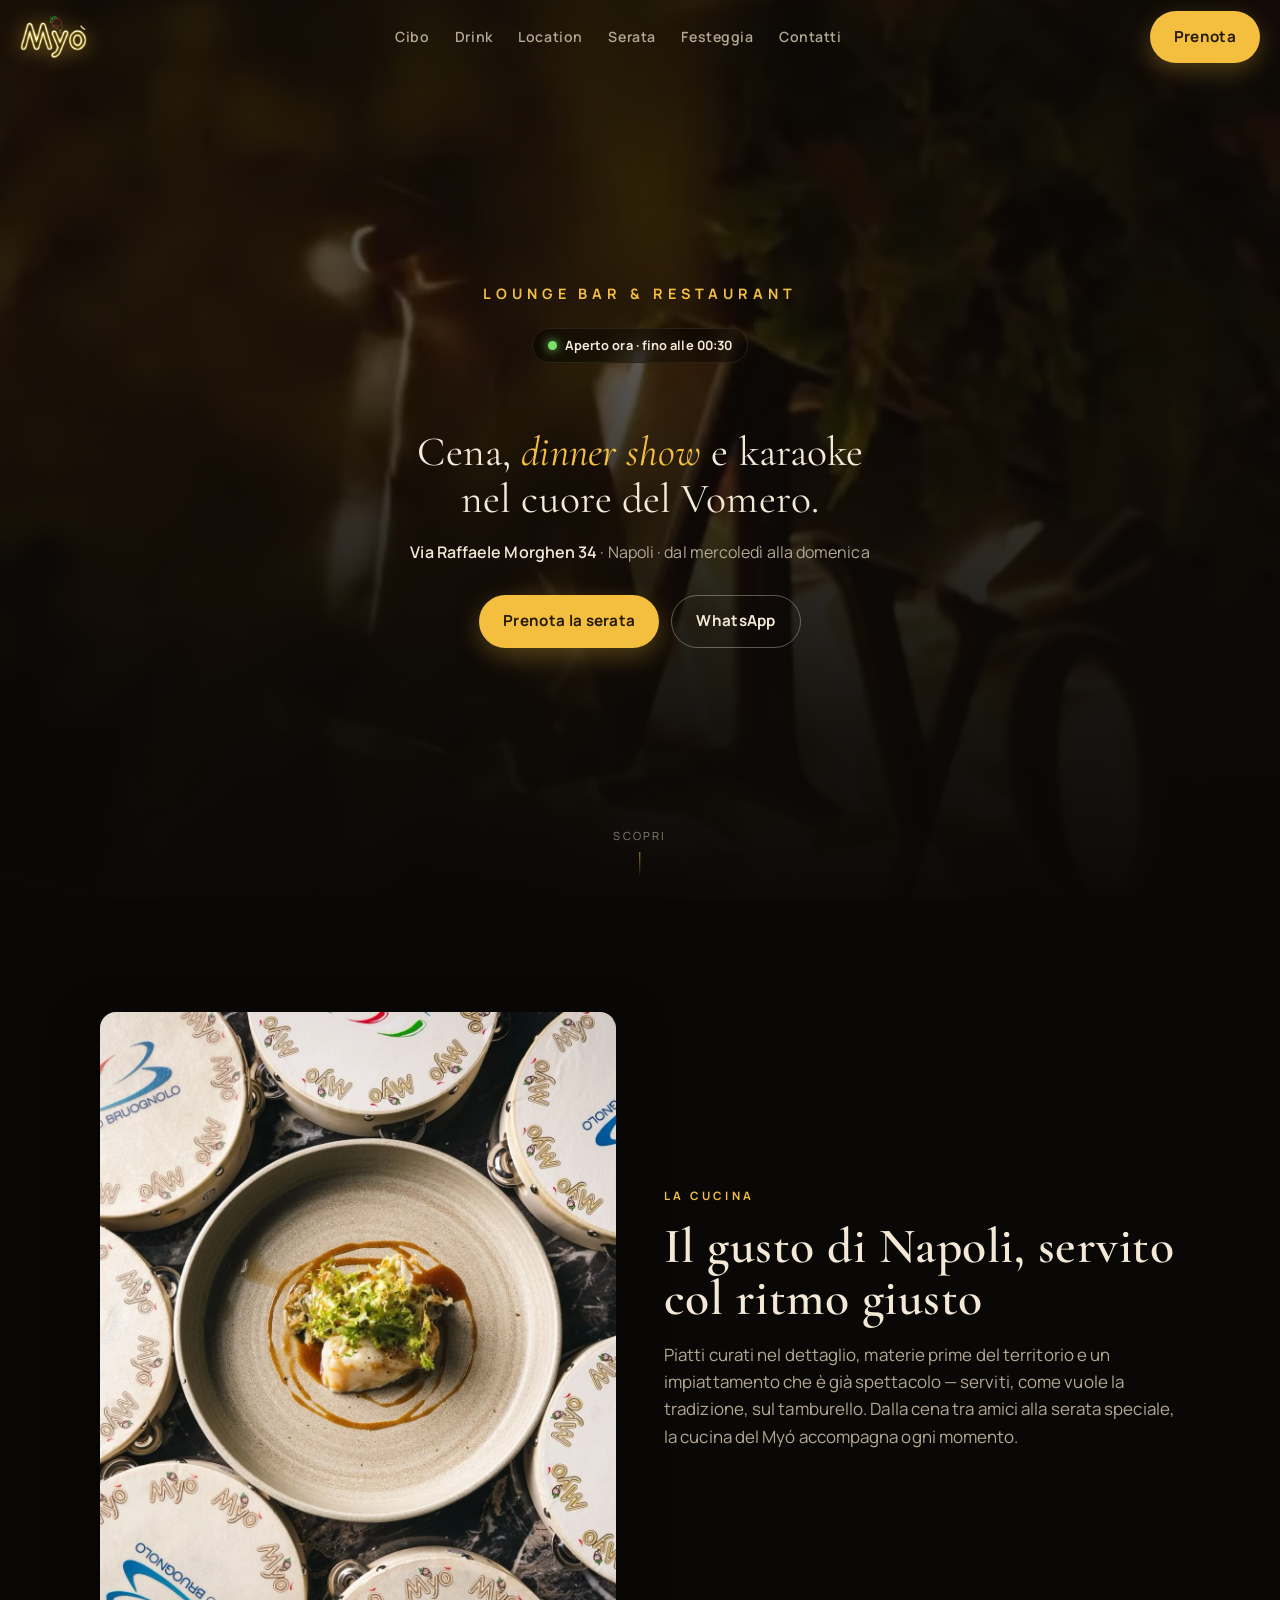
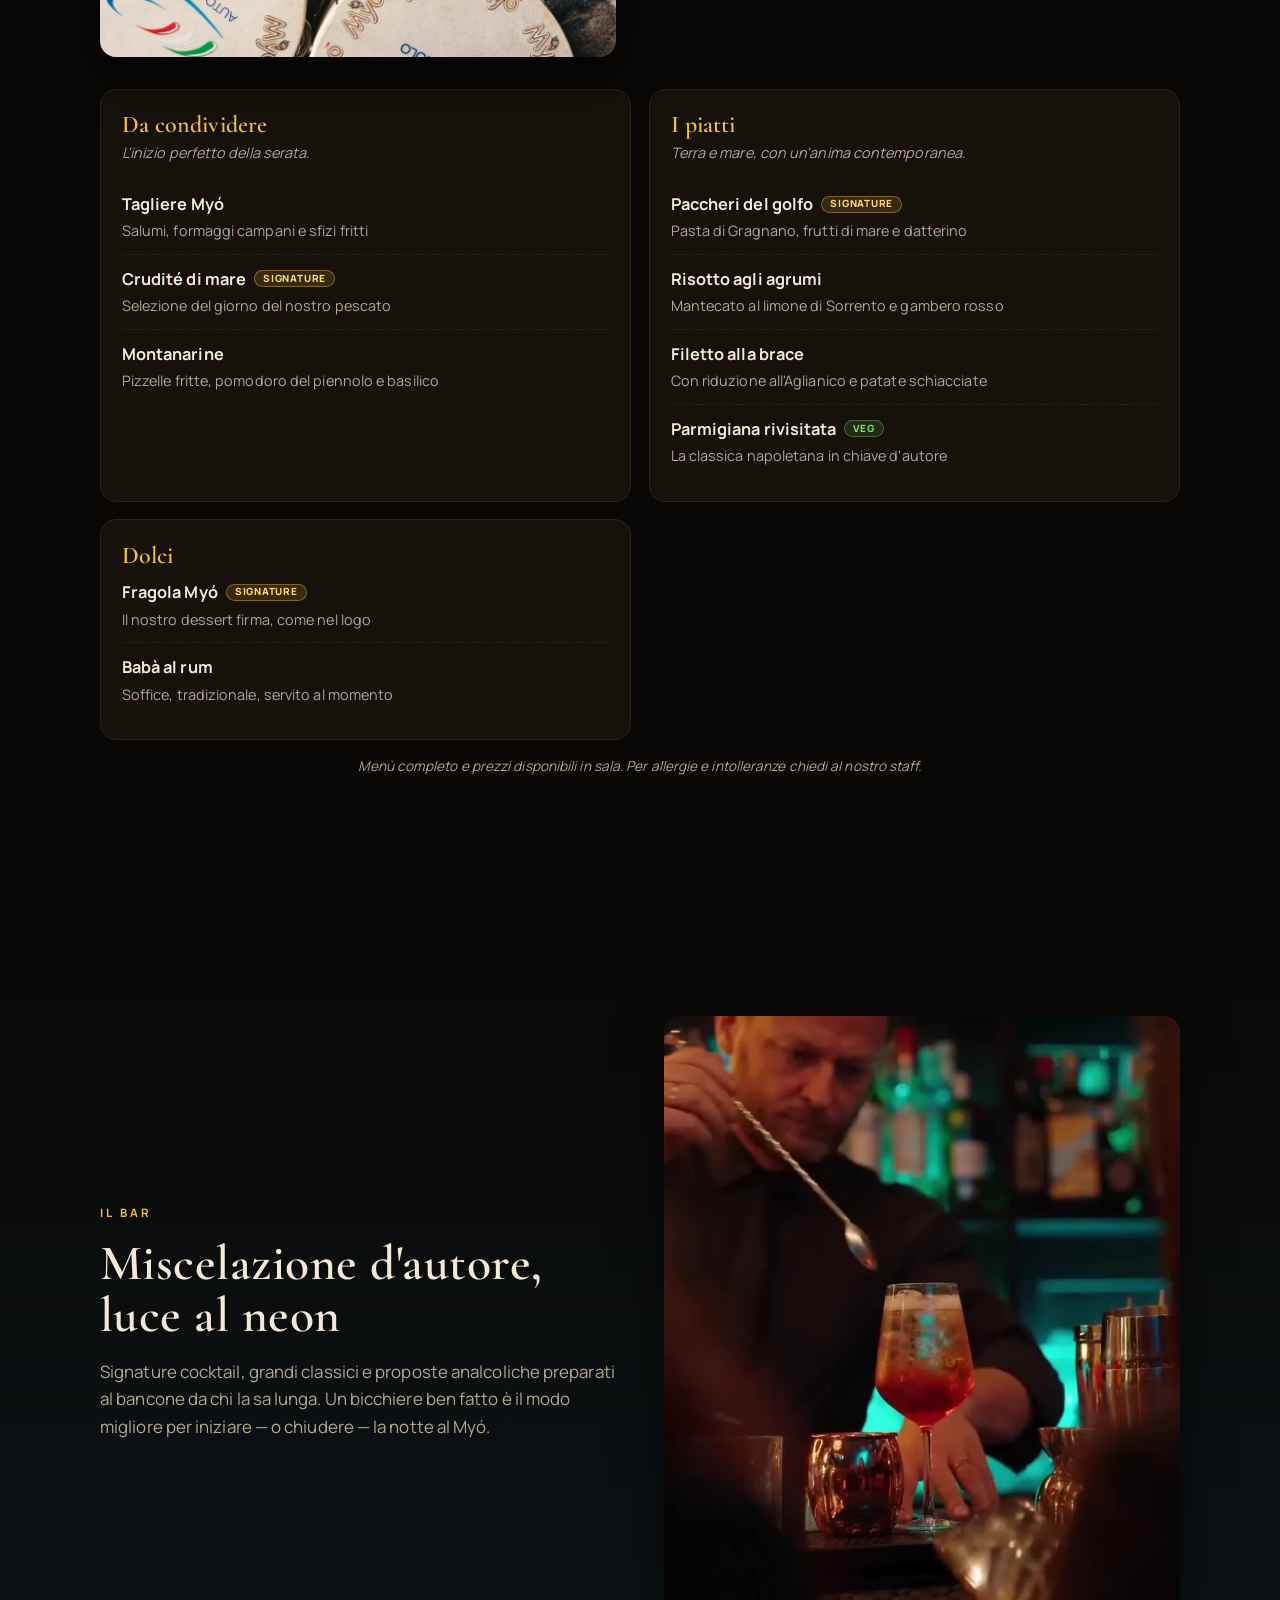
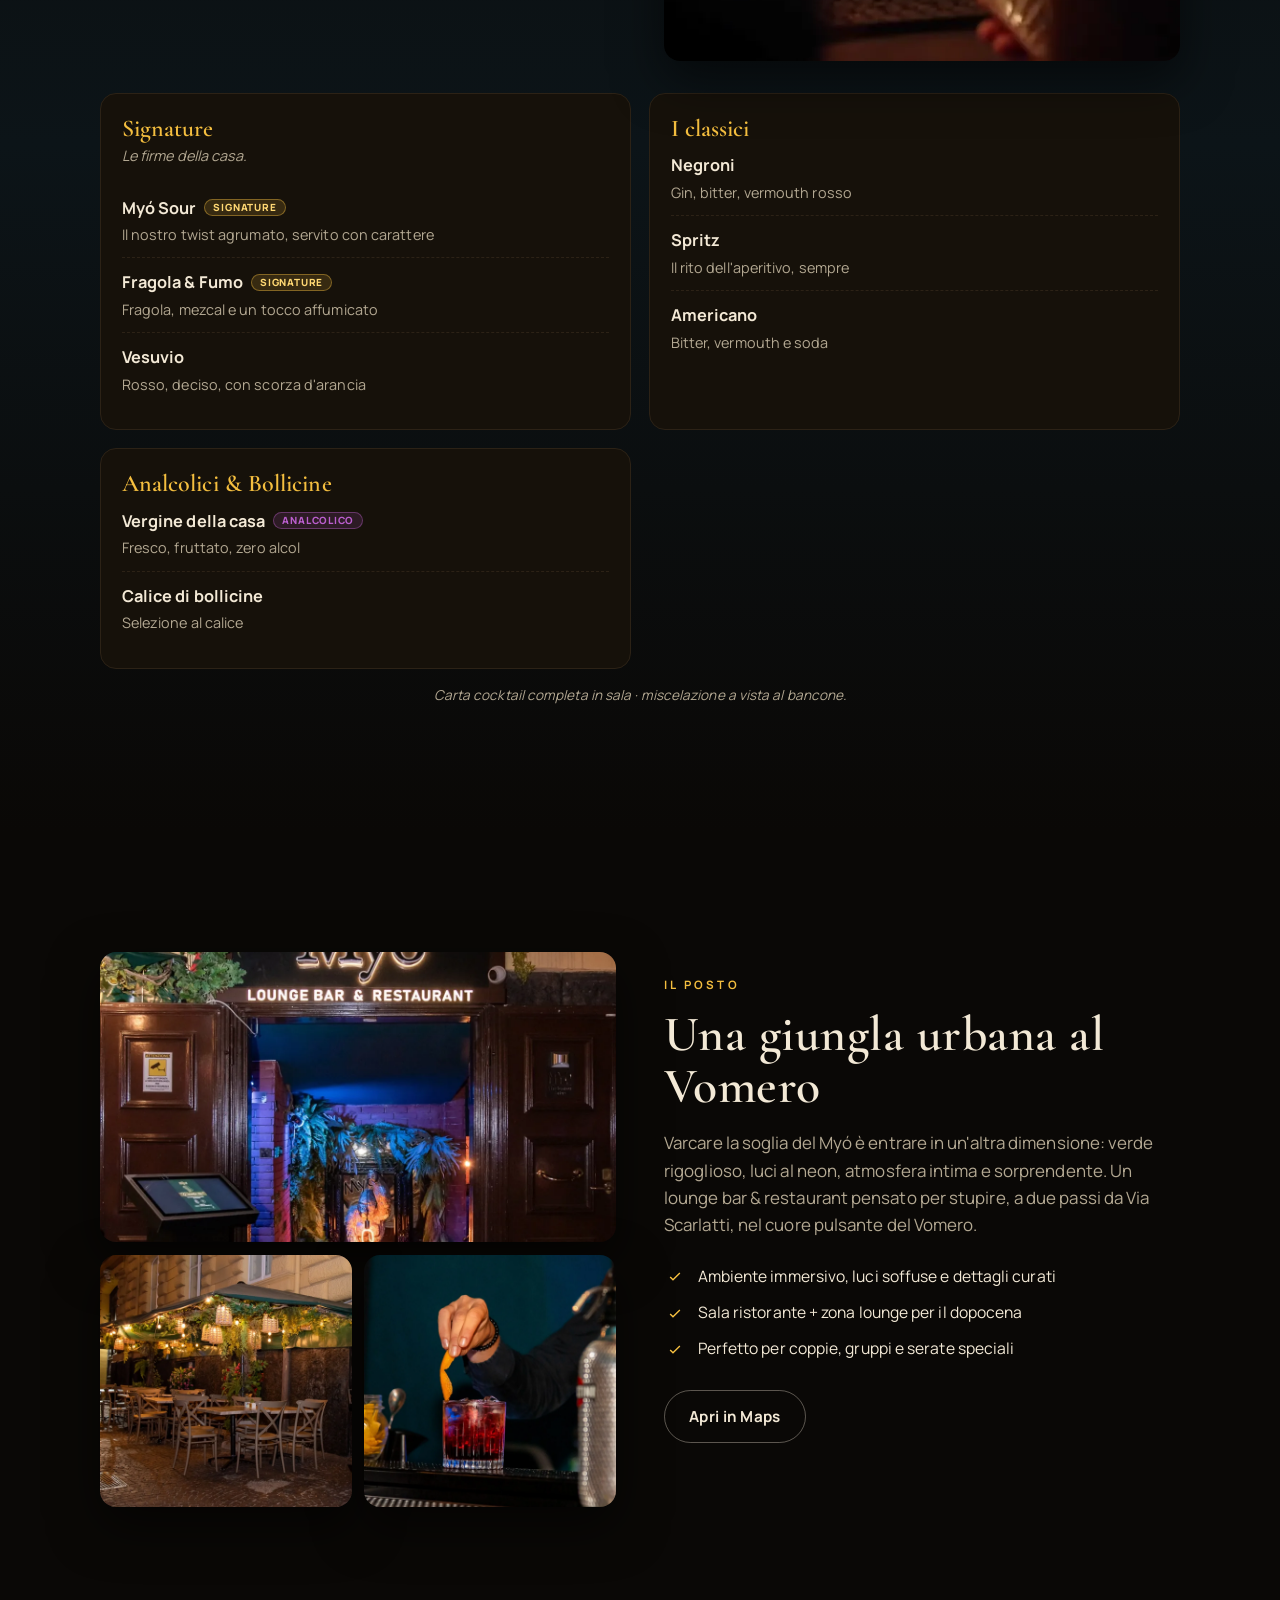
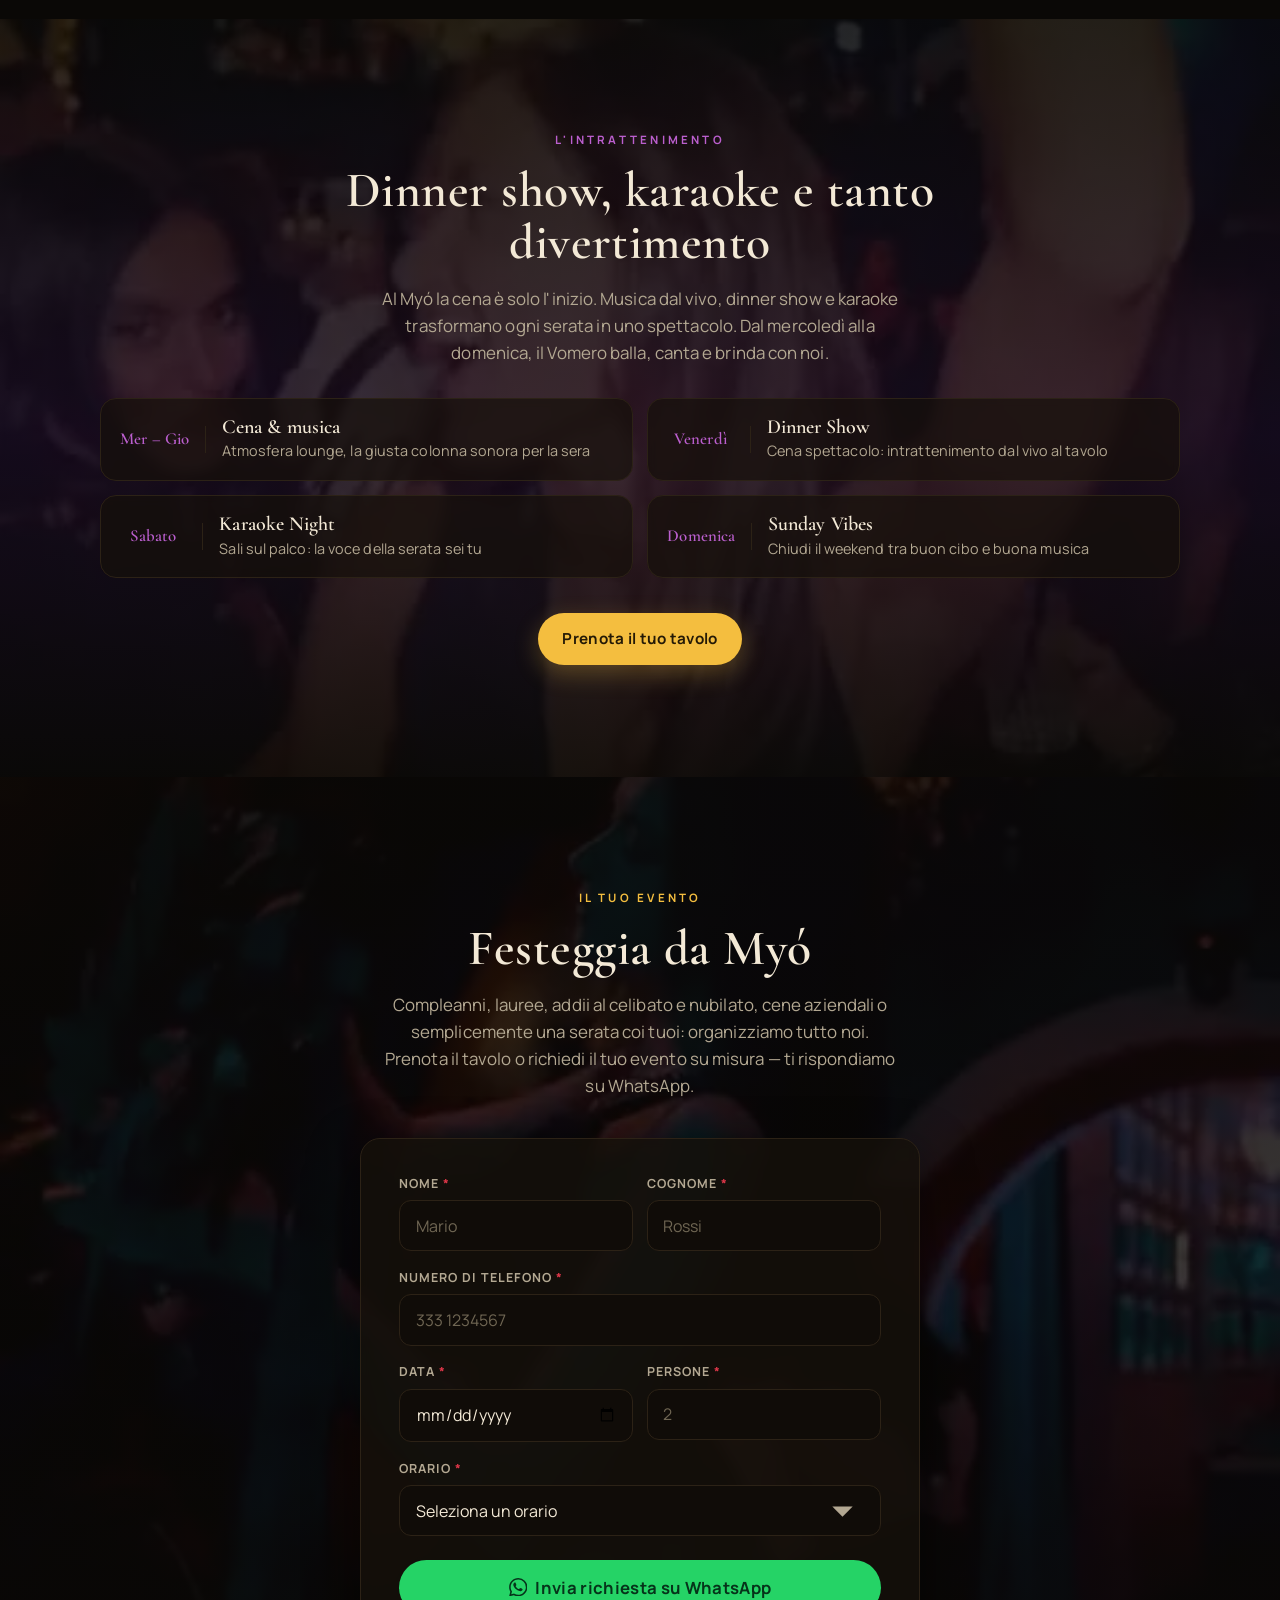
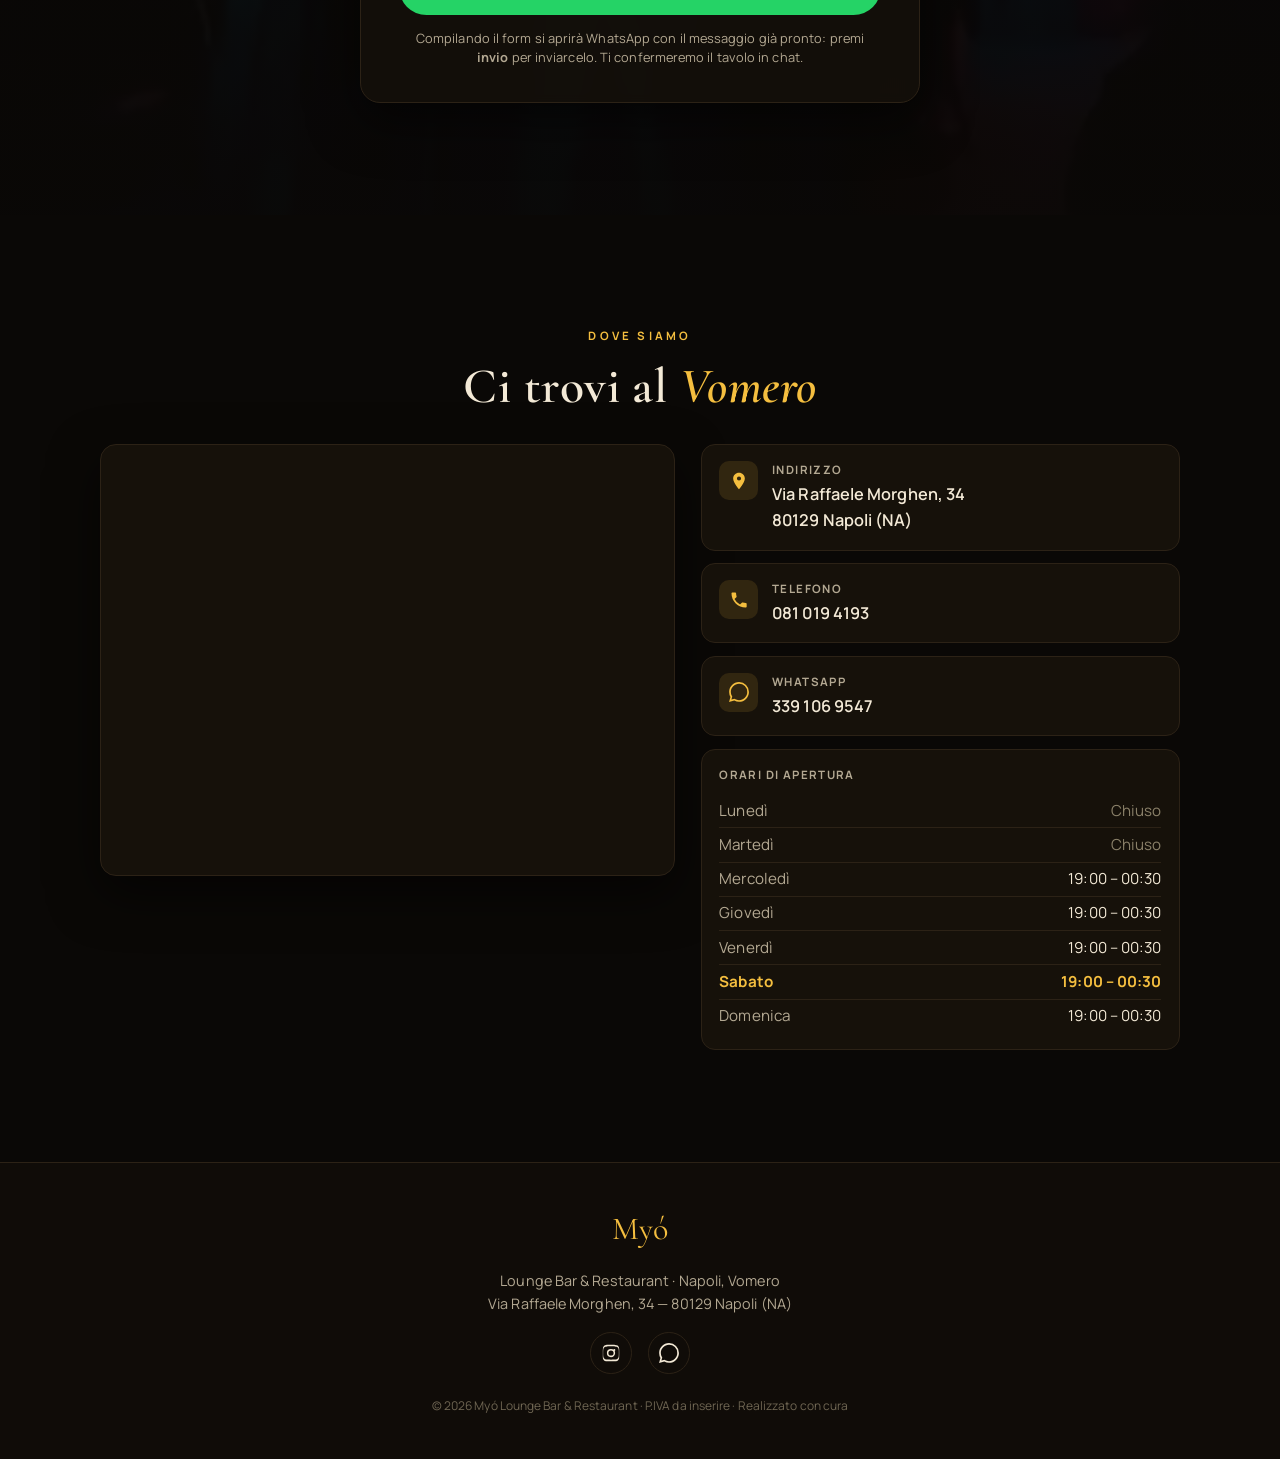
<file: index.html>
<!doctype html>
<html lang="it">
<head>
<meta charset="utf-8">
<meta name="viewport" content="width=device-width, initial-scale=1, viewport-fit=cover">
<title>Myó — Lounge Bar & Restaurant · Napoli Vomero | Dinner Show & Karaoke</title>
<meta name="description" content="Myó Lounge Bar & Restaurant al Vomero, Napoli. Cucina d'autore, cocktail, dinner show e karaoke dal mercoledì alla domenica. Prenota il tuo tavolo o il tuo evento su WhatsApp.">
<meta name="theme-color" content="#0a0806">
<link rel="canonical" href="https://myonapoli.it/">

<!-- Open Graph / social -->
<meta property="og:type" content="restaurant">
<meta property="og:title" content="Myó — Lounge Bar & Restaurant · Napoli Vomero">
<meta property="og:description" content="Cucina d'autore, cocktail, dinner show e karaoke nel cuore del Vomero. Prenota la tua serata.">
<meta property="og:image" content="assets/img/location-welcome.webp">
<meta property="og:locale" content="it_IT">
<meta name="twitter:card" content="summary_large_image">

<!-- Icons -->
<link rel="icon" type="image/png" sizes="32x32" href="assets/img/favicon-32.png">
<link rel="apple-touch-icon" href="assets/img/apple-touch-icon.png">

<!-- Fonts -->
<link rel="preconnect" href="https://fonts.googleapis.com">
<link rel="preconnect" href="https://fonts.gstatic.com" crossorigin>
<link href="https://fonts.googleapis.com/css2?family=Cormorant+Garamond:ital,wght@0,500;0,600;1,500;1,600&family=Manrope:wght@400;600;700;800&family=Great+Vibes&display=swap" rel="stylesheet">

<link rel="stylesheet" href="assets/css/style.css">

<!-- Dati strutturati per Google (SEO locale) -->
<script type="application/ld+json">
{
  "@context":"https://schema.org",
  "@type":"BarOrPub",
  "name":"Myó — Lounge Bar & Restaurant",
  "image":"https://myonapoli.it/assets/img/location-welcome.webp",
  "url":"https://myonapoli.it/",
  "telephone":"+39 081 019 4193",
  "priceRange":"€€",
  "servesCuisine":["Italian","Neapolitan","Cocktail bar"],
  "address":{
    "@type":"PostalAddress",
    "streetAddress":"Via Raffaele Morghen, 34",
    "addressLocality":"Napoli",
    "postalCode":"80129",
    "addressRegion":"NA",
    "addressCountry":"IT"
  },
  "geo":{"@type":"GeoCoordinates","latitude":40.8447,"longitude":14.2295},
  "sameAs":["https://www.instagram.com/myonapoli/"],
  "openingHoursSpecification":[
    {"@type":"OpeningHoursSpecification","dayOfWeek":["Wednesday","Thursday","Friday","Saturday","Sunday"],"opens":"19:00","closes":"00:30"}
  ]
}
</script>
</head>
<body>

<!-- ===================== HEADER ===================== -->
<header class="site-header" id="siteHeader">
  <a href="#top" class="brand-mark" aria-label="Myó — torna su"><img src="assets/img/logo-myo-nobg.png" alt="Myó" width="72" height="47"></a>
  <nav class="nav-links" aria-label="Navigazione principale">
    <a href="#cibo">Cibo</a>
    <a href="#drink">Drink</a>
    <a href="#location">Location</a>
    <a href="#serata">Serata</a>
    <a href="#prenota">Festeggia</a>
    <a href="#contatti">Contatti</a>
  </nav>
  <a href="#prenota" class="btn btn-gold header-cta">Prenota</a>
</header>

<!-- ===================== HERO ===================== -->
<section class="hero" id="top">
  <div class="hero-bg">
    <video autoplay muted loop playsinline poster="assets/img/poster-sfondo.webp">
      <source src="assets/video/sfondo.mp4" type="video/mp4">
    </video>
    <img src="assets/img/poster-sfondo.webp" alt="" hidden>
  </div>
  <div class="hero-inner">
    <h1>Myó — Lounge Bar & Restaurant, Napoli Vomero</h1>
    <p class="hero-sub">Lounge Bar & Restaurant</p>
    <div class="open-pill" id="openPill"><span class="dot"></span><span id="openText">Orari</span></div>
    <p class="hero-claim">Cena, <em>dinner show</em> e karaoke<br>nel cuore del Vomero.</p>
    <p class="hero-place"><strong>Via Raffaele Morghen 34</strong> · Napoli · dal mercoledì alla domenica</p>
    <div class="hero-ctas">
      <a href="#prenota" class="btn btn-gold">Prenota la serata</a>
      <a href="#" class="btn btn-ghost" data-wa data-wa-msg="Ciao Myó! Vorrei qualche informazione 😊">WhatsApp</a>
    </div>
  </div>
  <a href="#cibo" class="scroll-hint" aria-label="Scorri">Scopri<span></span></a>
</section>

<!-- ===================== CIBO ===================== -->
<section id="cibo">
  <div class="wrap">
    <div class="split">
      <div class="media">
        <img src="assets/img/cibo.webp" alt="Piatto d'autore servito sul tamburello da Myó" width="1080" height="1350" loading="lazy">
      </div>
      <div class="content">
        <div class="section-head">
          <p class="kicker" id="cibo-kicker"></p>
          <h2 class="section-title" id="cibo-title"></h2>
          <p class="lead" id="cibo-text"></p>
        </div>
      </div>
    </div>
    <div class="menu-lists" id="cibo-menu"></div>
    <p class="menu-foot">Menù completo e prezzi disponibili in sala. Per allergie e intolleranze chiedi al nostro staff.</p>
  </div>
</section>

<!-- ===================== DRINK ===================== -->
<section id="drink" style="background:linear-gradient(180deg,#0a0806, #0c1418 55%, #0a0806)">
  <div class="wrap">
    <div class="split reverse">
      <div class="media">
        <video data-lazy-video muted loop playsinline poster="assets/img/poster-drink.webp">
          <source data-src="assets/video/drinks.mp4" type="video/mp4">
        </video>
      </div>
      <div class="content">
        <div class="section-head">
          <p class="kicker" id="drink-kicker"></p>
          <h2 class="section-title" id="drink-title"></h2>
          <p class="lead" id="drink-text"></p>
        </div>
      </div>
    </div>
    <div class="menu-lists" id="drink-menu"></div>
    <p class="menu-foot">Carta cocktail completa in sala · miscelazione a vista al bancone.</p>
  </div>
</section>

<!-- ===================== LOCATION ===================== -->
<section id="location">
  <div class="wrap">
    <div class="split">
      <div class="loc-gallery">
        <figure><img src="assets/img/location-welcome.webp" alt="Ingresso di Myó, tra verde e luci al neon" width="1080" height="1350" loading="lazy"></figure>
        <figure><img src="assets/img/location-esterna.webp" alt="Esterno del locale Myó al Vomero" width="1080" height="1350" loading="lazy"></figure>
        <figure><img src="assets/img/drink.webp" alt="Cocktail preparato al bancone Myó" width="1080" height="1350" loading="lazy"></figure>
      </div>
      <div class="content">
        <div class="section-head">
          <p class="kicker" id="loc-kicker"></p>
          <h2 class="section-title" id="loc-title"></h2>
          <p class="lead" id="loc-text"></p>
          <ul class="points" id="loc-points"></ul>
          <div class="hero-ctas" style="justify-content:flex-start; margin-top:1.8rem">
            <a href="#" class="btn btn-ghost" id="mapsBtn">Apri in Maps</a>
          </div>
        </div>
      </div>
    </div>
  </div>
</section>

<!-- ===================== SERATA ===================== -->
<section id="serata" class="video-section serata">
  <div class="vbg">
    <video data-lazy-video muted loop playsinline poster="assets/img/poster-serata.webp">
      <source data-src="assets/video/serata.mp4" type="video/mp4">
    </video>
  </div>
  <div class="wrap">
    <div class="section-head" style="text-align:center; max-width:620px; margin-inline:auto">
      <p class="kicker" id="serata-kicker" style="color:var(--purple)"></p>
      <h2 class="section-title" id="serata-title"></h2>
      <p class="lead" id="serata-text" style="margin-inline:auto"></p>
    </div>
    <div class="program" id="serata-program"></div>
    <div class="hero-ctas" style="justify-content:center; margin-top:2.2rem">
      <a href="#prenota" class="btn btn-gold">Prenota il tuo tavolo</a>
    </div>
  </div>
</section>

<!-- ===================== FESTEGGIA / PRENOTA ===================== -->
<section id="prenota" class="video-section festeggia">
  <div class="vbg">
    <video data-lazy-video muted loop playsinline poster="assets/img/poster-festeggia.webp">
      <source data-src="assets/video/festeggia.mp4" type="video/mp4">
    </video>
  </div>
  <div class="wrap">
    <div class="section-head" style="text-align:center; max-width:620px; margin-inline:auto">
      <p class="kicker" id="fest-kicker"></p>
      <h2 class="section-title" id="fest-title"></h2>
      <p class="lead" id="fest-text" style="margin-inline:auto"></p>
    </div>

    <form class="booking" id="bookingForm" novalidate>
      <div class="field-row">
        <div class="field">
          <label for="f-nome">Nome <span class="req">*</span></label>
          <input type="text" id="f-nome" name="nome" autocomplete="given-name" placeholder="Mario">
          <span class="err">Inserisci il tuo nome.</span>
        </div>
        <div class="field">
          <label for="f-cognome">Cognome <span class="req">*</span></label>
          <input type="text" id="f-cognome" name="cognome" autocomplete="family-name" placeholder="Rossi">
          <span class="err">Inserisci il tuo cognome.</span>
        </div>
      </div>

      <div class="field">
        <label for="f-tel">Numero di telefono <span class="req">*</span></label>
        <input type="tel" id="f-tel" name="tel" inputmode="tel" autocomplete="tel" placeholder="333 1234567">
        <span class="err">Inserisci un numero di telefono valido.</span>
      </div>

      <div class="field-row">
        <div class="field">
          <label for="f-data">Data <span class="req">*</span></label>
          <input type="date" id="f-data" name="data">
          <span class="err">Scegli una data valida (non passata).</span>
        </div>
        <div class="field">
          <label for="f-persone">Persone <span class="req">*</span></label>
          <input type="number" id="f-persone" name="persone" min="1" max="30" placeholder="2">
          <span class="err">Indica quante persone (1–30).</span>
        </div>
      </div>

      <div class="field">
        <label for="f-orario">Orario <span class="req">*</span></label>
        <select id="f-orario" name="orario">
          <option value="">Seleziona un orario</option>
        </select>
        <span class="err">Scegli un orario di apertura.</span>
      </div>

      <button type="submit" class="btn btn-wa">
        <svg viewBox="0 0 24 24"><path d="M.06 24l1.68-6.13A11.9 11.9 0 0 1 .16 11.9C.16 5.34 5.5 0 12.06 0a11.8 11.8 0 0 1 8.4 3.49 11.8 11.8 0 0 1 3.48 8.41c0 6.55-5.34 11.89-11.9 11.89a11.9 11.9 0 0 1-5.68-1.45L.06 24zM6.6 20.2l.36.22a9.9 9.9 0 0 0 5.04 1.38h.01c5.45 0 9.88-4.43 9.88-9.88a9.82 9.82 0 0 0-2.9-6.99A9.82 9.82 0 0 0 12.06 2c-5.45 0-9.88 4.43-9.88 9.88 0 1.86.52 3.68 1.5 5.25l.24.38-1 3.63 3.68-.94zM17.5 14.3c-.07-.12-.27-.2-.56-.34-.3-.15-1.76-.87-2.03-.97-.27-.1-.47-.15-.66.15-.2.3-.76.96-.93 1.16-.17.2-.34.22-.63.07-.3-.15-1.25-.46-2.38-1.47-.88-.78-1.47-1.75-1.64-2.05-.17-.3-.02-.46.13-.6.13-.14.3-.36.44-.53.15-.18.2-.3.3-.5.1-.2.05-.37-.02-.52-.08-.15-.66-1.6-.9-2.19-.24-.57-.48-.5-.66-.5l-.56-.01c-.2 0-.52.07-.79.37-.27.3-1.04 1.02-1.04 2.48 0 1.46 1.06 2.87 1.21 3.07.15.2 2.1 3.2 5.08 4.48.71.3 1.26.49 1.69.63.71.22 1.36.19 1.87.12.57-.09 1.76-.72 2-1.41.25-.7.25-1.29.18-1.42z"/></svg>
        Invia richiesta su WhatsApp
      </button>
      <p class="booking-note">Compilando il form si aprirà WhatsApp con il messaggio già pronto: premi <strong>invio</strong> per inviarcelo. Ti confermeremo il tavolo in chat.</p>

      <div class="booking-ok" id="bookingOk">
        <div class="ok-ic"><svg viewBox="0 0 24 24"><path d="M9 16.2l-3.5-3.5L4 14.2l5 5 11-11-1.4-1.4z"/></svg></div>
        <h3>Ti stiamo aprendo WhatsApp</h3>
        <p>Premi <strong>invio</strong> nella chat per confermare la richiesta. Ti risponderemo appena possibile!</p>
        <button type="button" id="resetBooking">Fai un'altra richiesta</button>
      </div>
    </form>
  </div>
</section>

<!-- ===================== CONTATTI ===================== -->
<section id="contatti">
  <div class="wrap">
    <div class="section-head" style="text-align:center; max-width:620px; margin-inline:auto">
      <p class="kicker">Dove siamo</p>
      <h2 class="section-title">Ci trovi al <em>Vomero</em></h2>
    </div>
    <div class="contact-grid">
      <div class="map-embed">
        <iframe title="Mappa Myó — Via Raffaele Morghen 34, Napoli" loading="lazy" referrerpolicy="no-referrer-when-downgrade"
          src="https://www.google.com/maps?q=Via%20Raffaele%20Morghen%2034%2080129%20Napoli&output=embed"></iframe>
      </div>
      <div class="info-tiles">
        <a class="tile" id="tileAddr" href="#">
          <span class="ic"><svg viewBox="0 0 24 24"><path d="M12 2C8.1 2 5 5.1 5 9c0 5.2 7 13 7 13s7-7.8 7-13c0-3.9-3.1-7-7-7zm0 9.5A2.5 2.5 0 1 1 12 6.5a2.5 2.5 0 0 1 0 5z"/></svg></span>
          <span><span class="t-label">Indirizzo</span><span class="t-val">Via Raffaele Morghen, 34<br>80129 Napoli (NA)</span></span>
        </a>
        <a class="tile" id="tilePhone" href="#">
          <span class="ic"><svg viewBox="0 0 24 24"><path d="M6.6 10.8a15.5 15.5 0 0 0 6.6 6.6l2.2-2.2c.3-.3.7-.4 1-.2 1.2.4 2.5.6 3.8.6.6 0 1 .4 1 1V20c0 .6-.4 1-1 1A17 17 0 0 1 3 4c0-.6.4-1 1-1h3.5c.6 0 1 .4 1 1 0 1.3.2 2.6.6 3.8.1.4 0 .8-.3 1l-2.2 2z"/></svg></span>
          <span><span class="t-label">Telefono</span><span class="t-val">081 019 4193</span></span>
        </a>
        <a class="tile" id="tileWa" href="#">
          <span class="ic"><svg viewBox="0 0 24 24"><path d="M.06 24l1.68-6.13A11.9 11.9 0 0 1 .16 11.9C.16 5.34 5.5 0 12.06 0a11.8 11.8 0 0 1 8.4 3.49 11.8 11.8 0 0 1 3.48 8.41c0 6.55-5.34 11.89-11.9 11.89a11.9 11.9 0 0 1-5.68-1.45L.06 24zM6.6 20.2l.36.22a9.9 9.9 0 0 0 5.04 1.38c5.46 0 9.89-4.43 9.89-9.88a9.82 9.82 0 0 0-2.9-6.99A9.82 9.82 0 0 0 12.06 2c-5.45 0-9.88 4.43-9.88 9.88 0 1.86.52 3.68 1.5 5.25l.24.38-1 3.63 3.68-.94z"/></svg></span>
          <span><span class="t-label">WhatsApp</span><span class="t-val">339 106 9547</span></span>
        </a>
        <div class="tile hours-tile">
          <span class="t-label">Orari di apertura</span>
          <div id="hoursList"></div>
        </div>
      </div>
    </div>
  </div>
</section>

<!-- ===================== FOOTER ===================== -->
<footer class="site-footer">
  <div class="f-logo">Myó</div>
  <p class="f-addr">Lounge Bar & Restaurant · Napoli, Vomero<br>Via Raffaele Morghen, 34 — 80129 Napoli (NA)</p>
  <div class="f-socials">
    <a href="https://www.instagram.com/myonapoli/" target="_blank" rel="noopener" aria-label="Instagram">
      <svg viewBox="0 0 24 24"><path d="M12 2.2c3.2 0 3.6 0 4.9.07 1.2.05 1.8.25 2.2.42.6.2 1 .5 1.4.9.4.4.7.8.9 1.4.17.4.37 1 .42 2.2.06 1.3.07 1.7.07 4.9s0 3.6-.07 4.9c-.05 1.2-.25 1.8-.42 2.2-.2.6-.5 1-.9 1.4-.4.4-.8.7-1.4.9-.4.17-1 .37-2.2.42-1.3.06-1.7.07-4.9.07s-3.6 0-4.9-.07c-1.2-.05-1.8-.25-2.2-.42-.6-.2-1-.5-1.4-.9-.4-.4-.7-.8-.9-1.4-.17-.4-.37-1-.42-2.2C2.2 15.6 2.2 15.2 2.2 12s0-3.6.07-4.9c.05-1.2.25-1.8.42-2.2.2-.6.5-1 .9-1.4.4-.4.8-.7 1.4-.9.4-.17 1-.37 2.2-.42C8.4 2.2 8.8 2.2 12 2.2zm0 1.8c-3.1 0-3.5 0-4.7.07-1.1.05-1.7.24-2.1.4-.5.2-.9.44-1.3.84-.4.4-.64.8-.84 1.3-.16.4-.35 1-.4 2.1C2.6 9.9 2.6 10.3 2.6 12s0 2.1.06 3.3c.05 1.1.24 1.7.4 2.1.2.5.44.9.84 1.3.4.4.8.64 1.3.84.4.16 1 .35 2.1.4 1.2.06 1.6.07 4.7.07s3.5 0 4.7-.07c1.1-.05 1.7-.24 2.1-.4.5-.2.9-.44 1.3-.84.4-.4.64-.8.84-1.3.16-.4.35-1 .4-2.1.06-1.2.07-1.6.07-3.3s0-2.1-.07-3.3c-.05-1.1-.24-1.7-.4-2.1-.2-.5-.44-.9-.84-1.3-.4-.4-.8-.64-1.3-.84-.4-.16-1-.35-2.1-.4-1.2-.06-1.6-.07-4.7-.07zm0 3.06A4.94 4.94 0 1 1 12 17a4.94 4.94 0 0 1 0-9.88zm0 1.8a3.14 3.14 0 1 0 0 6.28 3.14 3.14 0 0 0 0-6.28zm5.2-.55a1.15 1.15 0 1 1-2.3 0 1.15 1.15 0 0 1 2.3 0z"/></svg>
    </a>
    <a href="#" id="footWa" aria-label="WhatsApp">
      <svg viewBox="0 0 24 24"><path d="M.06 24l1.68-6.13A11.9 11.9 0 0 1 .16 11.9C.16 5.34 5.5 0 12.06 0a11.8 11.8 0 0 1 8.4 3.49 11.8 11.8 0 0 1 3.48 8.41c0 6.55-5.34 11.89-11.9 11.89a11.9 11.9 0 0 1-5.68-1.45L.06 24zM6.6 20.2l.36.22a9.9 9.9 0 0 0 5.04 1.38c5.46 0 9.89-4.43 9.89-9.88a9.82 9.82 0 0 0-2.9-6.99A9.82 9.82 0 0 0 12.06 2c-5.45 0-9.88 4.43-9.88 9.88 0 1.86.52 3.68 1.5 5.25l.24.38-1 3.63 3.68-.94z"/></svg>
    </a>
  </div>
  <p class="f-credit">© <span id="year"></span> Myó Lounge Bar & Restaurant · P.IVA da inserire · Realizzato con cura</p>
</footer>

<!-- ===================== STICKY BAR (mobile) ===================== -->
<nav class="sticky-bar" aria-label="Azioni rapide">
  <a class="sb-call" id="sbCall" href="#">
    <svg viewBox="0 0 24 24"><path d="M6.6 10.8a15.5 15.5 0 0 0 6.6 6.6l2.2-2.2c.3-.3.7-.4 1-.2 1.2.4 2.5.6 3.8.6.6 0 1 .4 1 1V20c0 .6-.4 1-1 1A17 17 0 0 1 3 4c0-.6.4-1 1-1h3.5c.6 0 1 .4 1 1 0 1.3.2 2.6.6 3.8.1.4 0 .8-.3 1l-2.2 2z"/></svg>
    Chiama
  </a>
  <a class="sb-wa" id="sbWa" href="#">
    <svg viewBox="0 0 24 24"><path d="M.06 24l1.68-6.13A11.9 11.9 0 0 1 .16 11.9C.16 5.34 5.5 0 12.06 0a11.8 11.8 0 0 1 8.4 3.49 11.8 11.8 0 0 1 3.48 8.41c0 6.55-5.34 11.89-11.9 11.89a11.9 11.9 0 0 1-5.68-1.45L.06 24zM6.6 20.2l.36.22a9.9 9.9 0 0 0 5.04 1.38c5.46 0 9.89-4.43 9.89-9.88a9.82 9.82 0 0 0-2.9-6.99A9.82 9.82 0 0 0 12.06 2c-5.45 0-9.88 4.43-9.88 9.88 0 1.86.52 3.68 1.5 5.25l.24.38-1 3.63 3.68-.94z"/></svg>
    WhatsApp
  </a>
  <a class="sb-book" href="#prenota">
    <svg viewBox="0 0 24 24"><path d="M17 3h-1V1h-2v2H8V1H6v2H5a2 2 0 0 0-2 2v14a2 2 0 0 0 2 2h12a2 2 0 0 0 2-2V5a2 2 0 0 0-2-2zm0 16H5V8h12v11z"/></svg>
    Prenota
  </a>
</nav>

<script src="assets/js/data.js"></script>
<script src="assets/js/main.js"></script>
</body>
</html>
</file>
<file: assets/css/style.css>
/* =========================================================
   MYÓ — Lounge Bar & Restaurant · stylesheet
   Mobile-first (390px base) → desktop adaptation
   ========================================================= */

:root{
  /* palette — ricavata dal logo e dalle foto del locale */
  --bg:        #0a0806;   /* nero caldo (sfondo logo)            */
  --bg-2:      #100c08;
  --panel:     #16110a;   /* card / pannelli                     */
  --panel-2:   #1e170d;
  --line:      #2c2216;   /* bordi sottili                       */
  --teal:      #0f3b43;   /* parete bar (foto drink)             */
  --gold:      #f4be3f;   /* neon oro — colore primario del logo */
  --gold-soft: #d9a531;
  --gold-brt:  #ffd873;
  --cream:     #f3e9d6;   /* testo principale                    */
  --muted:     #b3a892;   /* testo secondario                    */
  --straw:     #e0374a;   /* rosso fragola (accento)             */
  --green:     #7be06a;   /* verde foglia (accento giungla)      */
  --purple:    #bb5fce;   /* neon viola (serata)                 */

  /* spaziatura (rem) */
  --s1:.5rem; --s2:1rem; --s3:1.5rem; --s4:2.5rem; --s5:4rem; --s6:6rem;
  --gutter:1.25rem;
  --maxw:1120px;
  --radius:16px;

  --ff-serif:"Cormorant Garamond", Georgia, serif;
  --ff-sans:"Manrope", system-ui, -apple-system, "Segoe UI", sans-serif;
  --ff-script:"Great Vibes", cursive;

  --shadow: 0 18px 50px rgba(0,0,0,.55);
}

*,*::before,*::after{box-sizing:border-box}
html{scroll-behavior:smooth; -webkit-text-size-adjust:100%}
body{
  margin:0; background:var(--bg); color:var(--cream);
  font-family:var(--ff-sans); font-size:17px; line-height:1.6;
  font-weight:400; letter-spacing:.005em;
  overflow-x:hidden;
  padding-bottom:76px; /* spazio per sticky bar mobile */
}
img,video{max-width:100%; display:block}
a{color:inherit; text-decoration:none}
button{font-family:inherit; cursor:pointer; border:none; background:none; color:inherit}
:focus-visible{outline:2px solid var(--gold); outline-offset:3px; border-radius:6px}

/* --------- tipografia --------- */
h1,h2,h3{font-family:var(--ff-serif); font-weight:600; line-height:1.05; margin:0}
.kicker{
  font-family:var(--ff-sans); font-weight:700; font-size:.72rem;
  letter-spacing:.28em; text-transform:uppercase; color:var(--gold);
  margin:0 0 .9rem;
}
.section-title{font-size:clamp(2rem,7vw,3.1rem); letter-spacing:.01em; color:var(--cream)}
.section-title em{font-style:italic; color:var(--gold)}
.lead{color:var(--muted); font-size:1.06rem; max-width:52ch}

.wrap{max-width:var(--maxw); margin-inline:auto; padding-inline:var(--gutter)}
section{padding-block:var(--s6)}
.neon{
  color:var(--gold);
  text-shadow:0 0 6px rgba(244,190,63,.55), 0 0 22px rgba(244,190,63,.35), 0 0 40px rgba(244,190,63,.18);
}

/* --------- bottoni --------- */
.btn{
  display:inline-flex; align-items:center; justify-content:center; gap:.5rem;
  padding:.85rem 1.5rem; border-radius:100px; font-weight:700; font-size:.95rem;
  letter-spacing:.02em; transition:transform .15s ease, box-shadow .2s ease, background .2s;
  white-space:nowrap;
}
.btn svg{width:1.1em; height:1.1em; fill:currentColor}
.btn-gold{background:var(--gold); color:#241a06; box-shadow:0 8px 24px rgba(244,190,63,.28)}
.btn-gold:hover{transform:translateY(-2px); box-shadow:0 12px 30px rgba(244,190,63,.4)}
.btn-wa{background:#25d366; color:#06331a}
.btn-wa:hover{transform:translateY(-2px)}
.btn-ghost{border:1.5px solid rgba(243,233,214,.35); color:var(--cream)}
.btn-ghost:hover{border-color:var(--gold); color:var(--gold)}

/* =========================================================
   HEADER / NAV
   ========================================================= */
.site-header{
  position:fixed; inset:0 0 auto 0; z-index:50;
  display:flex; align-items:center; justify-content:space-between;
  padding:.7rem var(--gutter);
  transition:background .3s ease, backdrop-filter .3s ease, border-color .3s;
  border-bottom:1px solid transparent;
}
.site-header.scrolled{
  background:rgba(10,8,6,.82); backdrop-filter:blur(12px);
  border-bottom-color:var(--line);
}
.brand-mark{display:flex; align-items:center; gap:.6rem; font-family:var(--ff-serif); font-size:1.5rem; font-weight:600}
.brand-mark img{height:44px; width:auto; object-fit:contain; filter:drop-shadow(0 2px 10px rgba(244,190,63,.35))}
.brand-mark b{color:var(--gold); font-weight:600}
.nav-links{display:none}
.nav-links a{font-size:.88rem; font-weight:600; color:var(--muted); letter-spacing:.04em; transition:color .2s}
.nav-links a:hover{color:var(--gold)}
.header-cta{display:none}

/* =========================================================
   HERO
   ========================================================= */
.hero{position:relative; min-height:100svh; display:flex; align-items:center; justify-content:center; text-align:center; padding:6rem var(--gutter) 5rem; overflow:hidden}
.hero-bg{position:absolute; inset:0; z-index:0}
.hero-bg video,.hero-bg img{width:100%; height:100%; object-fit:cover}
.hero-bg::after{
  content:""; position:absolute; inset:0;
  background:
    radial-gradient(120% 90% at 50% 20%, rgba(10,8,6,.35), rgba(10,8,6,.8) 70%),
    linear-gradient(180deg, rgba(10,8,6,.55) 0%, rgba(10,8,6,.35) 40%, rgba(10,8,6,.95) 100%);
}
.hero-inner{position:relative; z-index:1; max-width:640px; margin-inline:auto}
.hero-logo{width:210px; max-width:64vw; margin:0 auto 1.2rem; filter:drop-shadow(0 6px 30px rgba(244,190,63,.35))}
.hero h1{position:absolute; width:1px; height:1px; overflow:hidden; clip:rect(0 0 0 0)} /* h1 accessibile, logo è immagine */
.hero-sub{font-family:var(--ff-sans); font-weight:700; letter-spacing:.34em; text-transform:uppercase; font-size:.9rem; color:var(--gold); margin-bottom:1.4rem}
.hero-claim{font-family:var(--ff-serif); font-size:clamp(1.7rem,6.5vw,2.6rem); line-height:1.15; margin-bottom:.6rem}
.hero-claim em{font-style:italic; color:var(--gold)}
.hero-place{color:var(--muted); font-size:1rem; margin-bottom:1.8rem}
.hero-place strong{color:var(--cream); font-weight:600}
.hero-ctas{display:flex; gap:.75rem; flex-wrap:wrap; justify-content:center}
.open-pill{
  display:inline-flex; align-items:center; gap:.5rem; margin-bottom:1.5rem;
  padding:.4rem .9rem; border-radius:100px; font-size:.8rem; font-weight:700;
  background:rgba(0,0,0,.4); border:1px solid var(--line); backdrop-filter:blur(6px);
}
.open-pill .dot{width:9px; height:9px; border-radius:50%; background:var(--muted); box-shadow:0 0 0 rgba(0,0,0,0)}
.open-pill.is-open .dot{background:var(--green); box-shadow:0 0 10px var(--green); animation:pulse 2s infinite}
.open-pill.is-closed .dot{background:var(--straw)}
@keyframes pulse{50%{opacity:.4}}
.scroll-hint{position:absolute; bottom:1.4rem; left:50%; transform:translateX(-50%); z-index:1; color:var(--muted); font-size:.7rem; letter-spacing:.2em; text-transform:uppercase; opacity:.75}
.scroll-hint span{display:block; width:1px; height:26px; margin:.4rem auto 0; background:linear-gradient(var(--gold), transparent)}

/* =========================================================
   SEZIONE base con testo + media
   ========================================================= */
.split{display:grid; gap:2rem; align-items:center}
.split .media{border-radius:var(--radius); overflow:hidden; box-shadow:var(--shadow); position:relative; aspect-ratio:4/5}
.split .media img,.split .media video{width:100%; height:100%; object-fit:cover}
.section-head{margin-bottom:2rem}

/* --------- menu (cibo/drink) --------- */
.menu-lists{display:grid; gap:1.1rem; margin-top:2rem}
.menu-list{background:var(--panel); border:1px solid var(--line); border-radius:var(--radius); padding:1.4rem 1.3rem}
.menu-list > h3{font-size:1.5rem; color:var(--gold); display:flex; align-items:baseline; gap:.6rem}
.menu-list .list-note{color:var(--muted); font-size:.9rem; margin:.2rem 0 1rem; font-style:italic}
.menu-item{display:flex; gap:.75rem; padding:.7rem 0; border-top:1px dashed var(--line)}
.menu-item:first-of-type{border-top:none}
.menu-item .mi-main{flex:1}
.menu-item .mi-name{font-weight:700; font-size:1.02rem; color:var(--cream); display:flex; align-items:center; gap:.5rem; flex-wrap:wrap}
.menu-item .mi-desc{color:var(--muted); font-size:.9rem; margin-top:.15rem}
.menu-item .mi-price{font-family:var(--ff-serif); font-size:1.2rem; color:var(--gold); font-weight:600; white-space:nowrap}
.tag{font-family:var(--ff-sans); font-size:.62rem; font-weight:800; letter-spacing:.08em; text-transform:uppercase; padding:.16rem .5rem; border-radius:100px; line-height:1}
.tag.signature{background:rgba(244,190,63,.15); color:var(--gold-brt); border:1px solid rgba(244,190,63,.4)}
.tag.veg{background:rgba(123,224,106,.12); color:var(--green); border:1px solid rgba(123,224,106,.35)}
.tag.analcolico{background:rgba(187,95,206,.14); color:var(--purple); border:1px solid rgba(187,95,206,.4)}
.menu-foot{margin-top:1rem; font-size:.85rem; color:var(--muted); text-align:center; font-style:italic}

/* --------- location --------- */
.loc-gallery{display:grid; grid-template-columns:1fr 1fr; gap:.8rem; margin-top:.5rem}
.loc-gallery figure{margin:0; border-radius:var(--radius); overflow:hidden; box-shadow:var(--shadow)}
.loc-gallery figure:first-child{grid-column:1/-1; aspect-ratio:16/11}
.loc-gallery figure{aspect-ratio:1/1}
.loc-gallery img{width:100%; height:100%; object-fit:cover}
.points{list-style:none; padding:0; margin:1.6rem 0 0; display:grid; gap:.7rem}
.points li{display:flex; gap:.7rem; align-items:flex-start; color:var(--cream); font-size:.98rem}
.points li::before{content:""; flex:none; width:1.4rem; height:1.4rem; margin-top:.1rem; border-radius:50%; background:var(--gold); -webkit-mask:url("data:image/svg+xml;utf8,<svg xmlns='http://www.w3.org/2000/svg' viewBox='0 0 24 24'><path d='M9 16.2l-3.5-3.5L4 14.2l5 5 11-11-1.4-1.4z'/></svg>") center/70% no-repeat; mask:url("data:image/svg+xml;utf8,<svg xmlns='http://www.w3.org/2000/svg' viewBox='0 0 24 24'><path d='M9 16.2l-3.5-3.5L4 14.2l5 5 11-11-1.4-1.4z'/></svg>") center/70% no-repeat}

/* =========================================================
   Sezioni con VIDEO di sfondo (serata / festeggia)
   ========================================================= */
.video-section{position:relative; overflow:hidden}
.video-section > .vbg{position:absolute; inset:0; z-index:0}
.video-section > .vbg video,.video-section > .vbg img{width:100%; height:100%; object-fit:cover}
.video-section > .vbg::after{content:""; position:absolute; inset:0}
.video-section .wrap{position:relative; z-index:1}
.serata .vbg::after{background:linear-gradient(180deg, rgba(10,8,6,.86), rgba(24,10,30,.78) 55%, rgba(10,8,6,.92))}
.festeggia .vbg::after{background:linear-gradient(180deg, rgba(10,8,6,.9), rgba(10,8,6,.8) 50%, rgba(10,8,6,.95))}

/* programma serata */
.program{display:grid; gap:.9rem; margin-top:2rem}
.prog-card{display:grid; grid-template-columns:auto 1fr; gap:1rem; align-items:center; background:rgba(22,17,10,.7); border:1px solid var(--line); border-radius:var(--radius); padding:1.1rem 1.2rem; backdrop-filter:blur(4px)}
.prog-day{font-family:var(--ff-serif); font-size:1.05rem; font-weight:600; color:var(--purple); text-align:center; min-width:5.2rem; padding-right:1rem; border-right:1px solid var(--line)}
.prog-body h3{font-size:1.25rem; color:var(--cream)}
.prog-body p{margin:.1rem 0 0; color:var(--muted); font-size:.9rem}

/* =========================================================
   FORM PRENOTAZIONE
   ========================================================= */
.booking{max-width:560px; margin:2.4rem auto 0; background:rgba(22,17,10,.8); border:1px solid var(--line); border-radius:20px; padding:1.7rem 1.5rem; backdrop-filter:blur(6px); box-shadow:var(--shadow)}
.field{margin-bottom:1.05rem}
.field label{display:block; font-size:.78rem; font-weight:700; letter-spacing:.08em; text-transform:uppercase; color:var(--muted); margin-bottom:.4rem}
.field label .req{color:var(--straw)}
.field input,.field select{
  width:100%; padding:.85rem .95rem; font-size:1rem; font-family:inherit;
  background:var(--bg-2); color:var(--cream); border:1.5px solid var(--line); border-radius:12px;
  transition:border-color .2s, box-shadow .2s; -webkit-appearance:none; appearance:none;
}
.field input::placeholder{color:#6f6653}
.field input:focus,.field select:focus{border-color:var(--gold); box-shadow:0 0 0 3px rgba(244,190,63,.15); outline:none}
.field select{background-image:url("data:image/svg+xml;utf8,<svg xmlns='http://www.w3.org/2000/svg' viewBox='0 0 24 24' fill='%23b3a892'><path d='M7 10l5 5 5-5z'/></svg>"); background-repeat:no-repeat; background-position:right .8rem center; padding-right:2.4rem}
.field .err{display:none; color:var(--straw); font-size:.8rem; margin-top:.35rem; font-weight:600}
.field.invalid input,.field.invalid select{border-color:var(--straw)}
.field.invalid .err{display:block}
.field-row{display:grid; grid-template-columns:1fr 1fr; gap:.9rem}
.booking .btn-wa{width:100%; padding:1rem; font-size:1.05rem; margin-top:.4rem}
.booking-note{font-size:.8rem; color:var(--muted); text-align:center; margin:.9rem 0 0; line-height:1.5}
.booking-ok{
  display:none; text-align:center; padding:1rem 0 .2rem;
}
.booking-ok.show{display:block; animation:fade .4s ease}
.booking-ok .ok-ic{width:54px; height:54px; margin:0 auto .7rem; border-radius:50%; background:rgba(37,211,102,.15); display:grid; place-items:center}
.booking-ok .ok-ic svg{width:28px; height:28px; fill:#25d366}
.booking-ok h3{font-size:1.4rem; color:var(--cream); margin-bottom:.4rem}
.booking-ok p{color:var(--muted); font-size:.92rem}
.booking-ok button{margin-top:.9rem; text-decoration:underline; color:var(--gold); font-weight:600; font-size:.85rem}
@keyframes fade{from{opacity:0; transform:translateY(8px)}}

/* =========================================================
   CONTATTI / FOOTER
   ========================================================= */
.contact-grid{display:grid; gap:1.6rem; margin-top:2rem}
.map-embed{border-radius:var(--radius); overflow:hidden; border:1px solid var(--line); box-shadow:var(--shadow); aspect-ratio:4/3; background:var(--panel)}
.map-embed iframe{width:100%; height:100%; border:0; filter:grayscale(.3) contrast(1.05)}
.info-tiles{display:grid; gap:.8rem}
.tile{display:flex; gap:.9rem; align-items:flex-start; background:var(--panel); border:1px solid var(--line); border-radius:14px; padding:1rem 1.1rem}
.tile .ic{flex:none; width:2.4rem; height:2.4rem; border-radius:10px; background:rgba(244,190,63,.12); display:grid; place-items:center}
.tile .ic svg{width:1.25rem; height:1.25rem; fill:var(--gold)}
.tile .t-label{display:block; font-size:.72rem; letter-spacing:.12em; text-transform:uppercase; color:var(--muted); font-weight:700}
.tile > span:last-child{display:flex; flex-direction:column}
.tile .t-val{font-size:1.02rem; color:var(--cream); font-weight:600; margin-top:.1rem}
.tile a.t-val:hover{color:var(--gold)}
.hours-tile{display:block}
.hours-tile .t-label{margin-bottom:.6rem}
.hours-row{display:flex; justify-content:space-between; padding:.28rem 0; font-size:.95rem; border-top:1px solid var(--line)}
.hours-row:first-of-type{border-top:none}
.hours-row.today{color:var(--gold); font-weight:700}
.hours-row .hd{color:var(--muted)}
.hours-row.today .hd{color:var(--gold)}
.hours-row .hv.closed{color:#8a8069}

.site-footer{border-top:1px solid var(--line); padding:2.5rem var(--gutter) 2rem; text-align:center; background:var(--bg-2)}
.site-footer .f-logo{font-family:var(--ff-serif); font-size:2rem; color:var(--gold); margin-bottom:.3rem}
.site-footer .f-socials{display:flex; gap:1rem; justify-content:center; margin:1.1rem 0}
.site-footer .f-socials a{width:2.6rem; height:2.6rem; border-radius:50%; border:1px solid var(--line); display:grid; place-items:center; transition:border-color .2s, transform .2s}
.site-footer .f-socials a:hover{border-color:var(--gold); transform:translateY(-2px)}
.site-footer .f-socials svg{width:1.25rem; height:1.25rem; fill:var(--cream)}
.site-footer .f-addr{color:var(--muted); font-size:.9rem; line-height:1.6}
.site-footer .f-credit{margin-top:1.4rem; font-size:.75rem; color:#6f6653}
.site-footer .f-credit a{color:var(--muted)}

/* =========================================================
   STICKY BAR (mobile)
   ========================================================= */
.sticky-bar{
  position:fixed; inset:auto 0 0 0; z-index:60;
  display:grid; grid-template-columns:1fr 1fr 1.3fr; gap:.5rem;
  padding:.55rem .7rem calc(.55rem + env(safe-area-inset-bottom));
  background:rgba(10,8,6,.92); backdrop-filter:blur(14px); border-top:1px solid var(--line);
}
.sticky-bar a{display:flex; flex-direction:column; align-items:center; justify-content:center; gap:.15rem; padding:.5rem .3rem; border-radius:12px; font-size:.72rem; font-weight:700; letter-spacing:.03em}
.sticky-bar a svg{width:1.2rem; height:1.2rem; fill:currentColor}
.sticky-bar .sb-call{color:var(--cream)}
.sticky-bar .sb-wa{color:var(--cream)}
.sticky-bar .sb-book{background:var(--gold); color:#241a06}

/* =========================================================
   DESKTOP
   ========================================================= */
@media(min-width:720px){
  .split{grid-template-columns:1fr 1fr; gap:3rem}
  .split.reverse .media{order:2}
  .menu-lists{grid-template-columns:1fr 1fr}
  .menu-list.wide{grid-column:1/-1}
  .field-row{grid-template-columns:1fr 1fr}
  .contact-grid{grid-template-columns:1.2fr 1fr; align-items:start}
  .loc-gallery figure:first-child{aspect-ratio:16/9}
}
@media(min-width:900px){
  body{padding-bottom:0}
  .sticky-bar{display:none}
  .nav-links{display:flex; gap:1.6rem}
  .header-cta{display:inline-flex}
  .brand-mark{font-size:1.6rem}
  .program{grid-template-columns:1fr 1fr}
  .booking{padding:2.2rem 2.4rem}
}
@media(min-width:1024px){
  section{padding-block:7rem}
  .hero-logo{width:250px}
}

/* riduci il movimento se richiesto */
@media(prefers-reduced-motion:reduce){
  html{scroll-behavior:auto}
  .open-pill.is-open .dot{animation:none}
  video{display:none !important}
  .hero-bg img,.vbg img{display:block !important}
}
</file>
